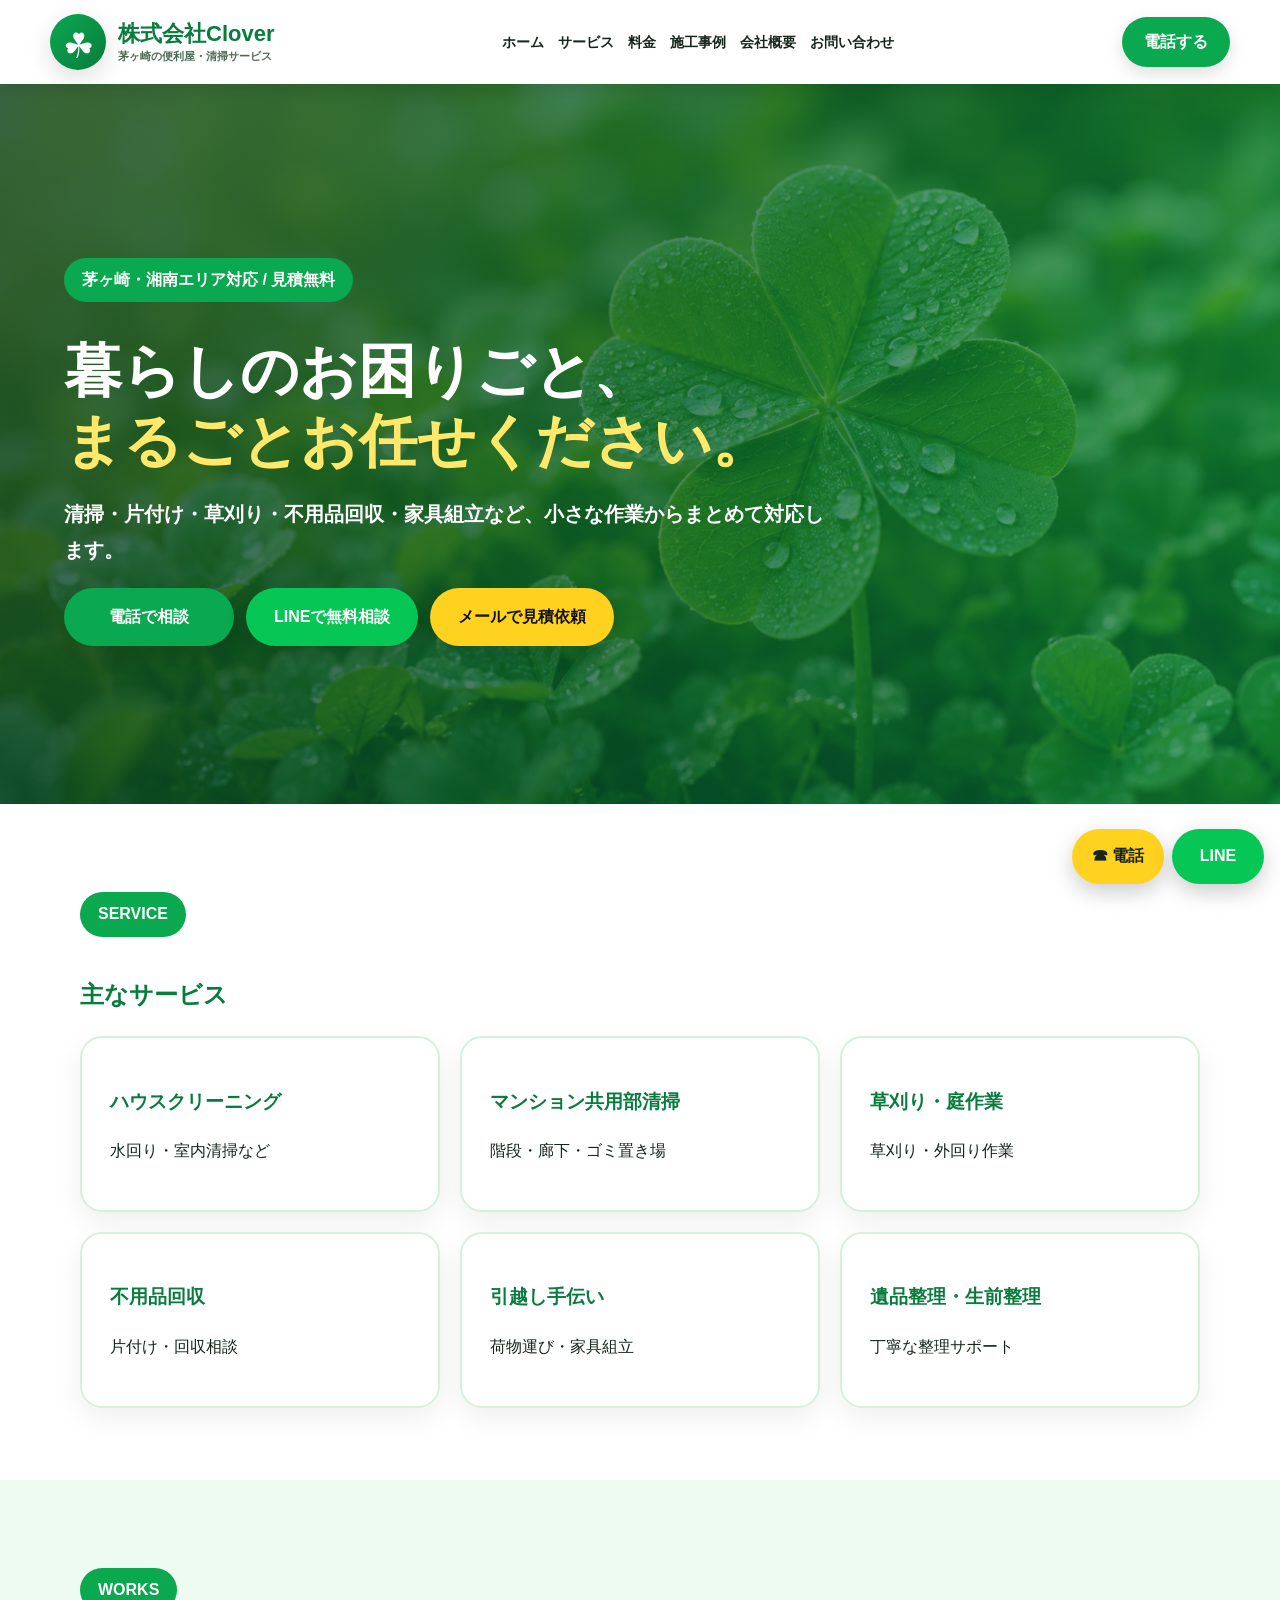
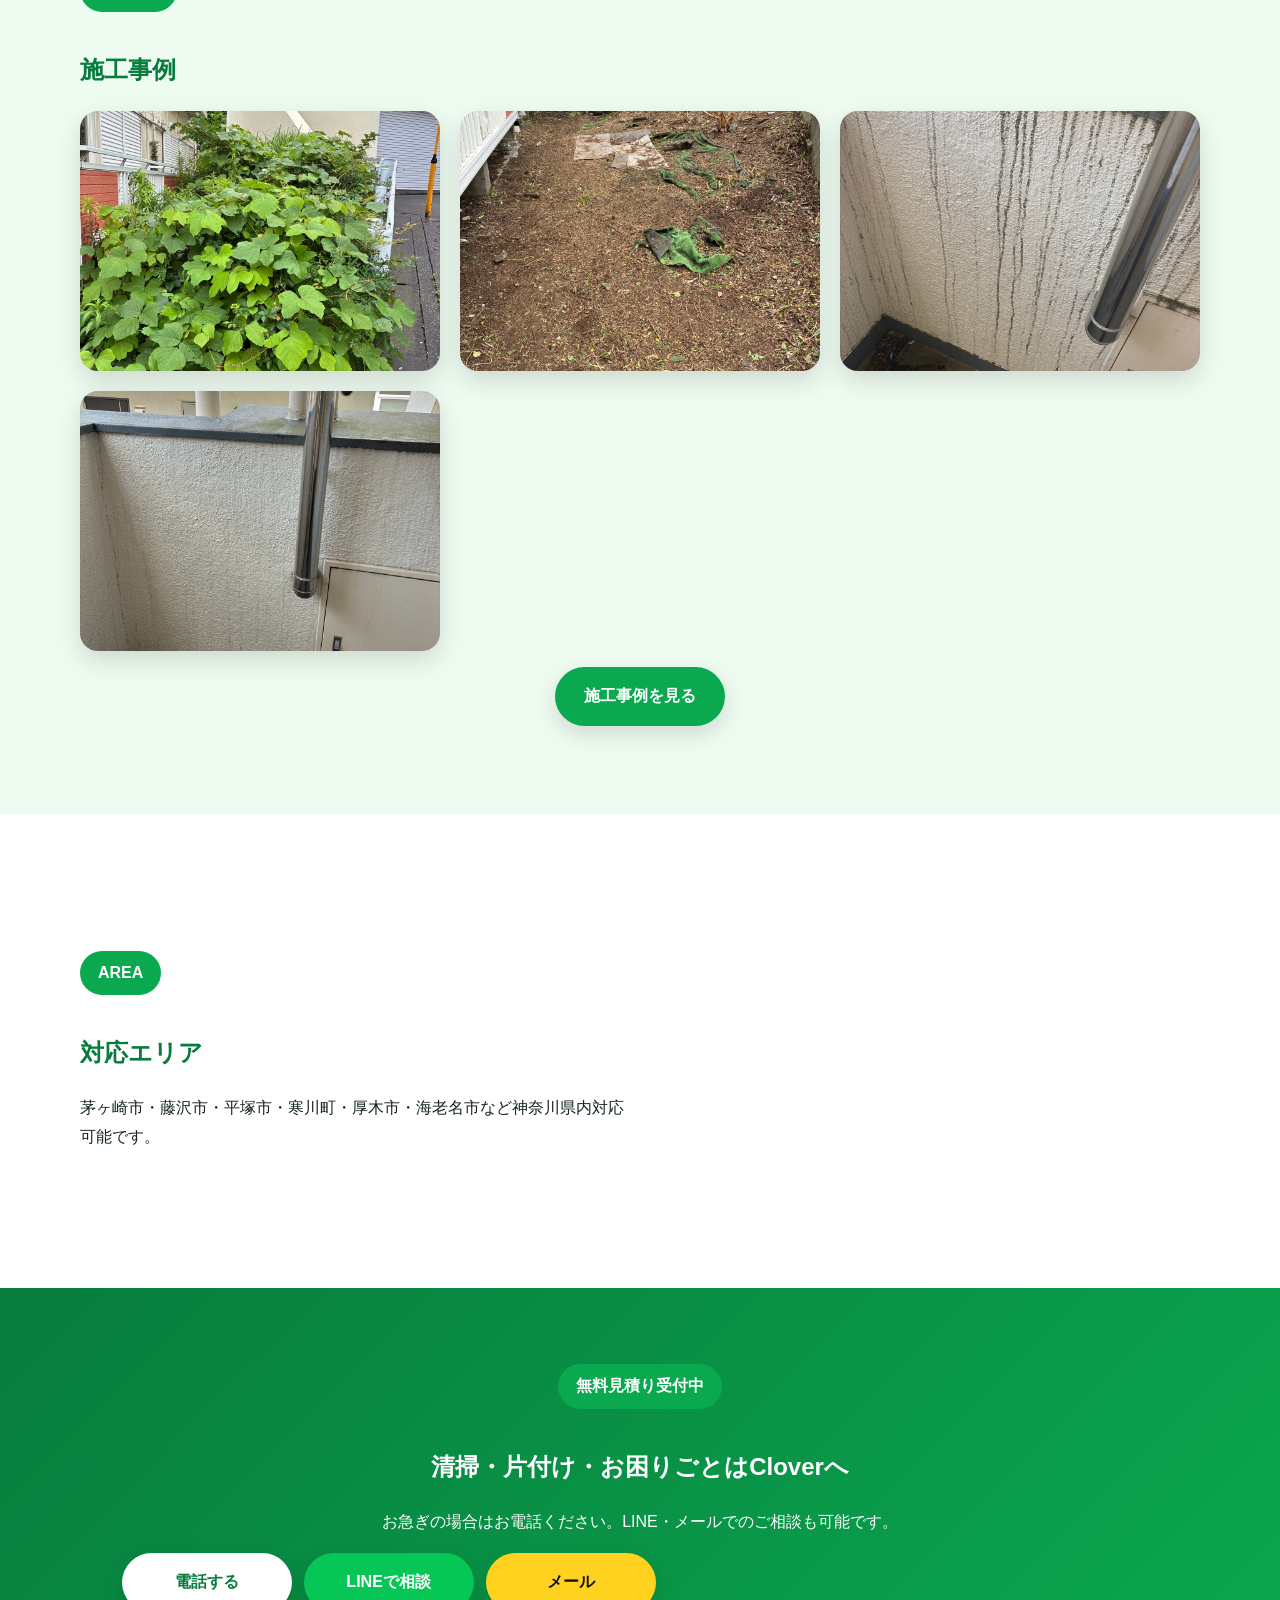
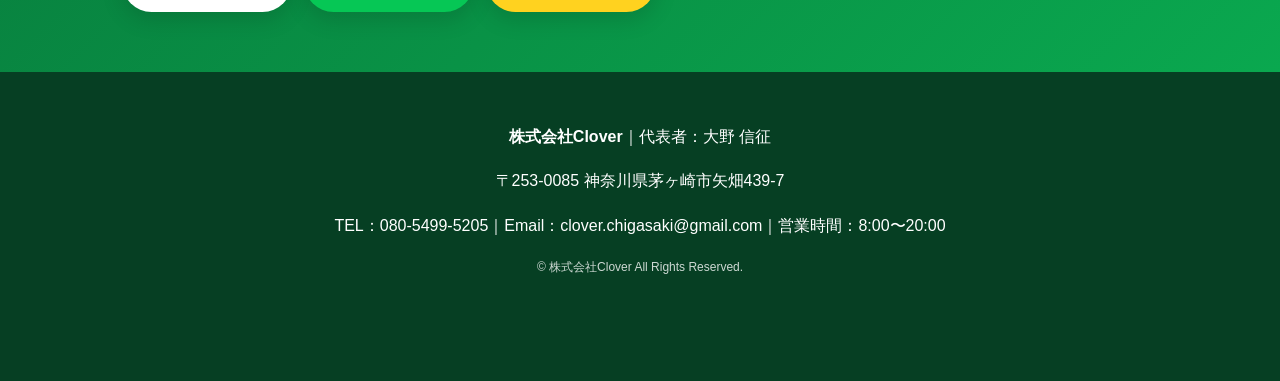
<file: index.html>
<!doctype html><html lang="ja"><head><!-- Google tag (gtag.js) -->
<script async src="https://www.googletagmanager.com/gtag/js?id=G-G0DQQ5PPG5"></script>
<script>
  window.dataLayer = window.dataLayer || [];
  function gtag(){dataLayer.push(arguments);}
  gtag('js', new Date());

  gtag('config', 'G-G0DQQ5PPG5');
</script><meta charset="UTF-8"><meta name="viewport" content="width=device-width,initial-scale=1.0"><title>茅ヶ崎の便利屋・清掃サービス｜株式会社Clover</title><meta name="description" content="茅ヶ崎市・湘南エリア対応の便利屋・清掃サービス。清掃、片付け、草刈り、不用品回収など無料見積り受付中。"><link rel="stylesheet" href="style.css?v=complete-20260707"></head><body><header class="site-header"><div class="head"><a class="brand" href="index.html"><span class="logo-icon">☘</span><span class="brand-name">株式会社Clover<small>茅ヶ崎の便利屋・清掃サービス</small></span></a><nav class="nav"><a href="index.html">ホーム</a><a href="service.html">サービス</a><a href="price.html">料金</a><a href="works.html">施工事例</a><a href="company.html">会社概要</a><a href="contact.html">お問い合わせ</a></nav><a class="tel" href="tel:08054995205">電話する</a></div></header><main><section class="hero"><div class="hero-content"><p class="area-pill">茅ヶ崎・湘南エリア対応 / 見積無料</p><h1>暮らしのお困りごと、<br><span>まるごとお任せください。</span></h1><p class="lead">清掃・片付け・草刈り・不用品回収・家具組立など、小さな作業からまとめて対応します。</p><div class="btn-row"><a class="btn btn-green" href="tel:08054995205">電話で相談</a><a class="btn btn-line" href="https://lin.ee/Qf1n48V" target="_blank" rel="noopener">LINEで無料相談</a><a class="btn btn-yellow" href="mailto:clover.chigasaki@gmail.com?subject=無料見積もり依頼">メールで見積依頼</a></div></div></section><section class="section"><div class="container"><p class="section-label">SERVICE</p><h2>主なサービス</h2><div class="cards"><a class="card" href="service.html#cleaning"><h3>ハウスクリーニング</h3><p>水回り・室内清掃など</p></a><a class="card" href="service.html#apartment"><h3>マンション共用部清掃</h3><p>階段・廊下・ゴミ置き場</p></a><a class="card" href="service.html#garden"><h3>草刈り・庭作業</h3><p>草刈り・外回り作業</p></a><a class="card" href="service.html#junk"><h3>不用品回収</h3><p>片付け・回収相談</p></a><a class="card" href="service.html#moving"><h3>引越し手伝い</h3><p>荷物運び・家具組立</p></a><a class="card" href="service.html#organize"><h3>遺品整理・生前整理</h3><p>丁寧な整理サポート</p></a></div></div></section><section class="section soft"><div class="container"><p class="section-label">WORKS</p><h2>施工事例</h2><div class="gallery"><img src="images/garden-before.jpeg" onerror="this.src='images/placeholder.jpeg'" alt="草刈り作業前"><img src="images/garden-after.jpeg" onerror="this.src='images/placeholder.jpeg'" alt="草刈り作業後"><img src="images/clean-before.jpeg" onerror="this.src='images/placeholder.jpeg'" alt="共用部清掃前"><img src="images/clean-after.jpeg" onerror="this.src='images/placeholder.jpeg'" alt="共用部清掃後"></div><p class="center"><a class="btn btn-green" href="works.html">施工事例を見る</a></p></div></section><section class="section"><div class="container split"><div><p class="section-label">AREA</p><h2>対応エリア</h2><p>茅ヶ崎市・藤沢市・平塚市・寒川町・厚木市・海老名市など神奈川県内対応可能です。</p></div><iframe src="https://www.google.com/maps?q=神奈川県茅ヶ崎市矢畑439-7&output=embed" loading="lazy"></iframe></div></section></main><section class="cta"><div class="container"><p class="eyebrow">無料見積り受付中</p><h2>清掃・片付け・お困りごとはCloverへ</h2><p>お急ぎの場合はお電話ください。LINE・メールでのご相談も可能です。</p><div class="btn-row"><a class="btn btn-white" href="tel:08054995205">電話する</a><a class="btn btn-line" href="https://lin.ee/Qf1n48V" target="_blank" rel="noopener">LINEで相談</a><a class="btn btn-yellow" href="mailto:clover.chigasaki@gmail.com?subject=無料見積もり依頼">メール</a></div></div></section><footer class="footer"><div class="container"><p><strong>株式会社Clover</strong>｜代表者：大野 信征</p><p>〒253-0085 神奈川県茅ヶ崎市矢畑439-7</p><p>TEL：080-5499-5205｜Email：clover.chigasaki@gmail.com｜営業時間：8:00〜20:00</p><p class="copy">© 株式会社Clover All Rights Reserved.</p></div></footer><div class="fixed"><a href="tel:08054995205">☎ 電話</a><a class="line" href="https://lin.ee/Qf1n48V" target="_blank" rel="noopener">LINE</a></div></body></html>
</file>
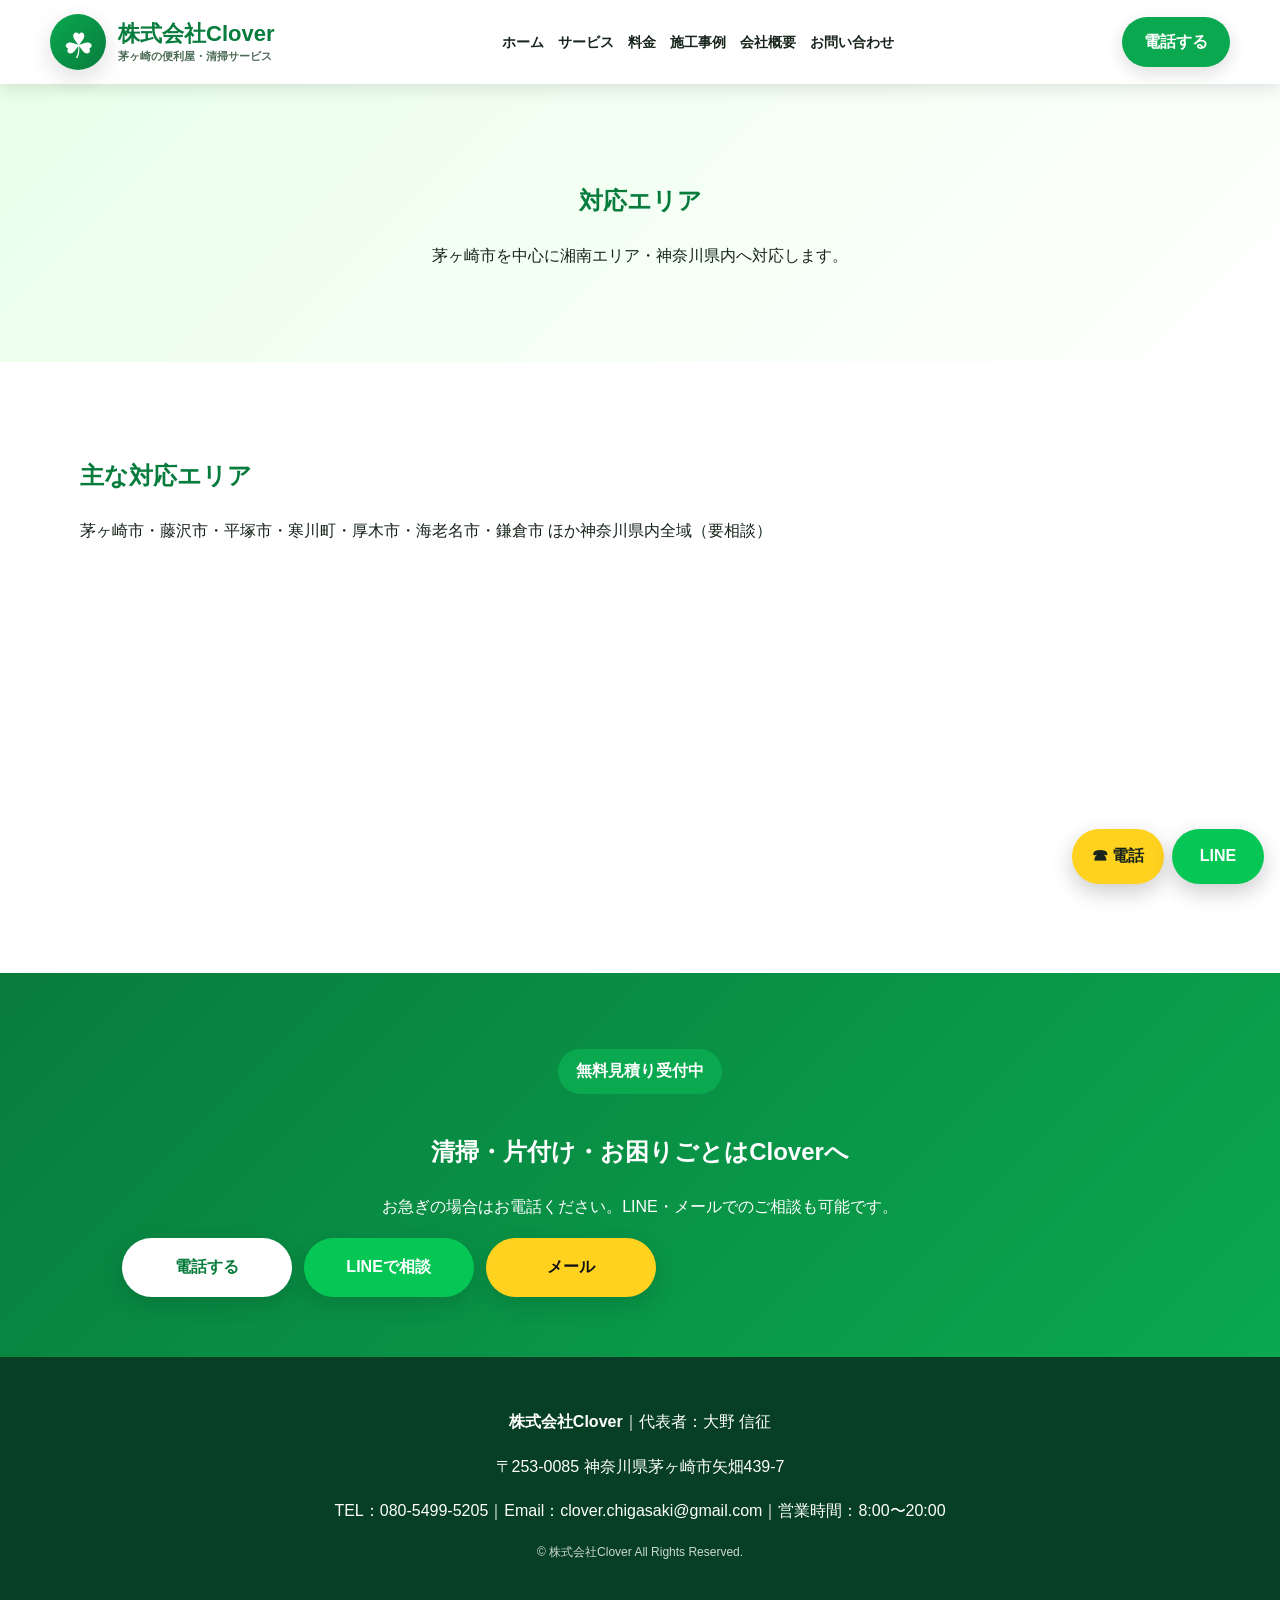
<file: area.html>
<!doctype html><html lang="ja"><head><meta charset="UTF-8"><meta name="viewport" content="width=device-width,initial-scale=1.0"><title>対応エリア｜株式会社Clover</title><meta name="description" content="株式会社Cloverの対応エリア。"><link rel="stylesheet" href="style.css?v=complete-20260707"></head><body><header class="site-header"><div class="head"><a class="brand" href="index.html"><span class="logo-icon">☘</span><span class="brand-name">株式会社Clover<small>茅ヶ崎の便利屋・清掃サービス</small></span></a><nav class="nav"><a href="index.html">ホーム</a><a href="service.html">サービス</a><a href="price.html">料金</a><a href="works.html">施工事例</a><a href="company.html">会社概要</a><a href="contact.html">お問い合わせ</a></nav><a class="tel" href="tel:08054995205">電話する</a></div></header><main><section class="page-hero"><h1>対応エリア</h1><p>茅ヶ崎市を中心に湘南エリア・神奈川県内へ対応します。</p></section><section class="section"><div class="container"><h2>主な対応エリア</h2><p>茅ヶ崎市・藤沢市・平塚市・寒川町・厚木市・海老名市・鎌倉市 ほか神奈川県内全域（要相談）</p><iframe src="https://www.google.com/maps?q=神奈川県茅ヶ崎市矢畑439-7&output=embed" loading="lazy"></iframe></div></section></main><section class="cta"><div class="container"><p class="eyebrow">無料見積り受付中</p><h2>清掃・片付け・お困りごとはCloverへ</h2><p>お急ぎの場合はお電話ください。LINE・メールでのご相談も可能です。</p><div class="btn-row"><a class="btn btn-white" href="tel:08054995205">電話する</a><a class="btn btn-line" href="https://lin.ee/Qf1n48V" target="_blank" rel="noopener">LINEで相談</a><a class="btn btn-yellow" href="mailto:clover.chigasaki@gmail.com?subject=無料見積もり依頼">メール</a></div></div></section><footer class="footer"><div class="container"><p><strong>株式会社Clover</strong>｜代表者：大野 信征</p><p>〒253-0085 神奈川県茅ヶ崎市矢畑439-7</p><p>TEL：080-5499-5205｜Email：clover.chigasaki@gmail.com｜営業時間：8:00〜20:00</p><p class="copy">© 株式会社Clover All Rights Reserved.</p></div></footer><div class="fixed"><a href="tel:08054995205">☎ 電話</a><a class="line" href="https://lin.ee/Qf1n48V" target="_blank" rel="noopener">LINE</a></div></body></html>
</file>
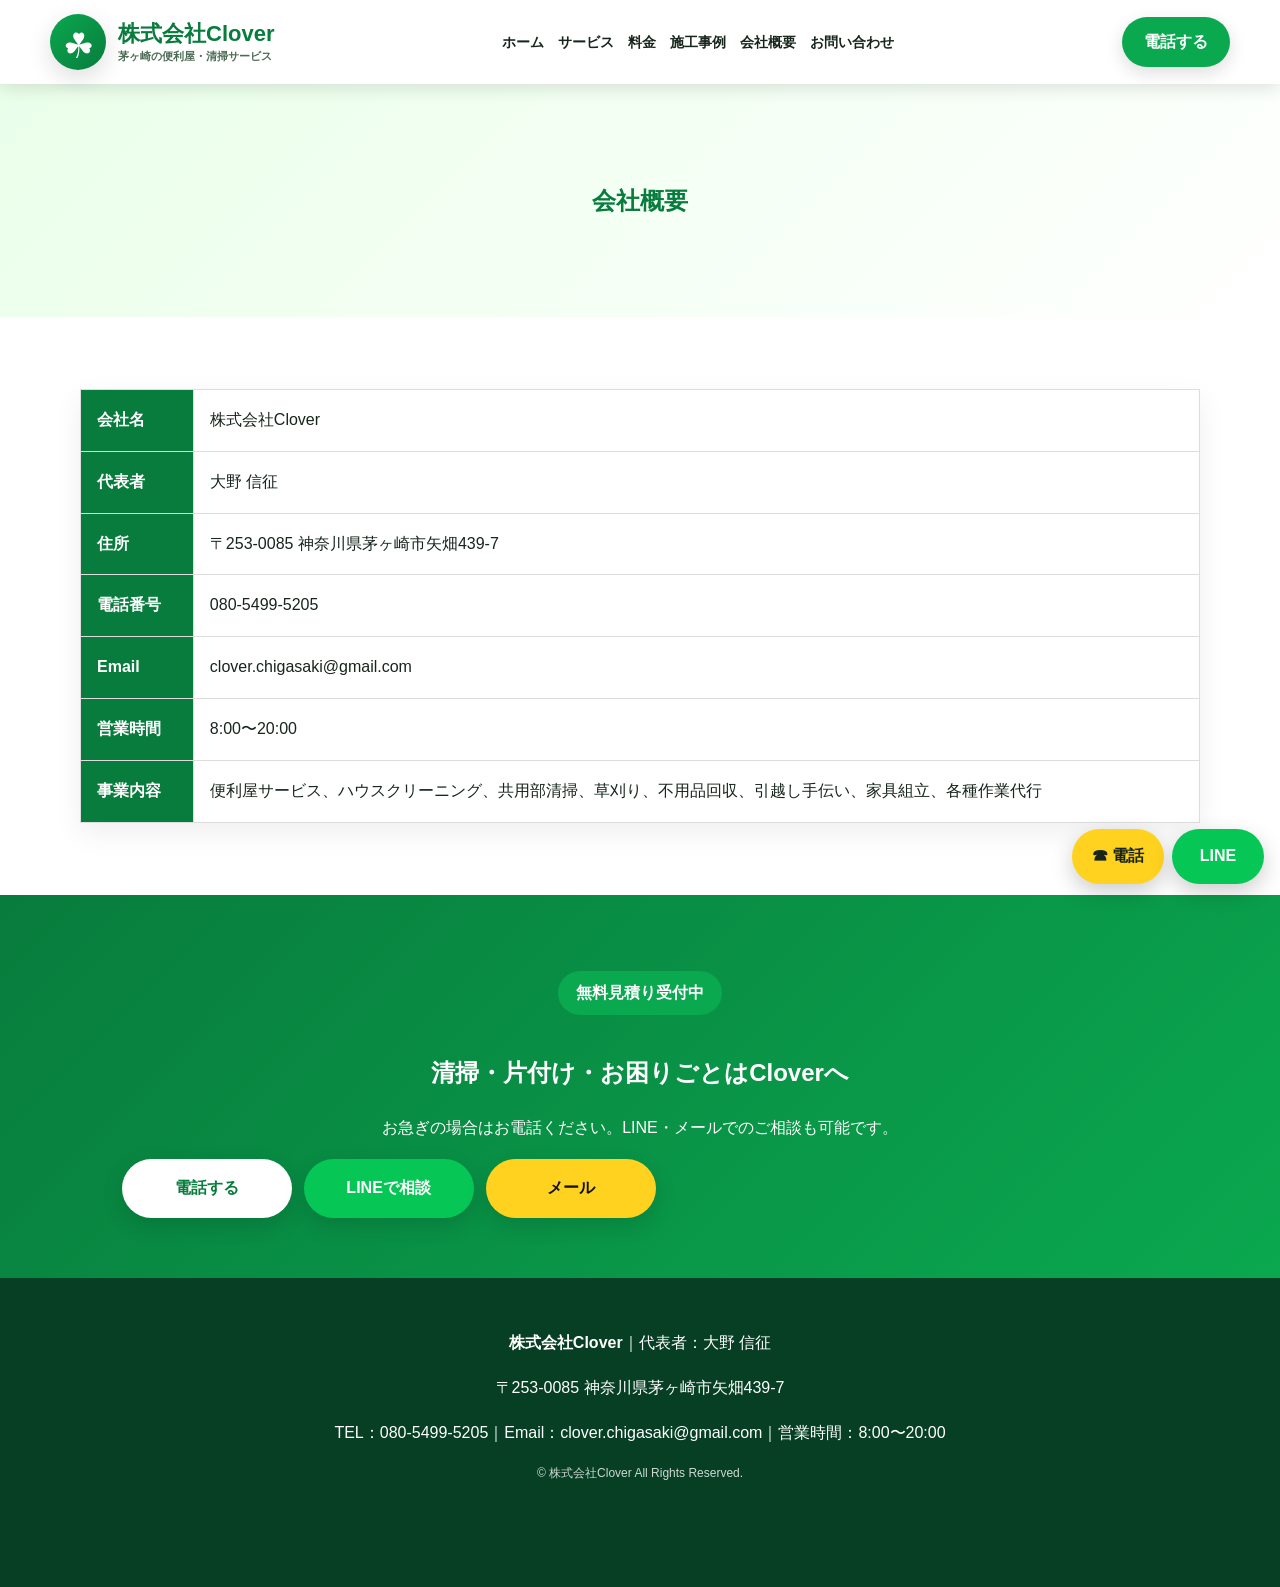
<file: company.html>
<!doctype html><html lang="ja"><head><meta charset="UTF-8"><meta name="viewport" content="width=device-width,initial-scale=1.0"><title>会社概要｜株式会社Clover</title><meta name="description" content="株式会社Cloverの会社概要。"><link rel="stylesheet" href="style.css?v=complete-20260707"></head><body><header class="site-header"><div class="head"><a class="brand" href="index.html"><span class="logo-icon">☘</span><span class="brand-name">株式会社Clover<small>茅ヶ崎の便利屋・清掃サービス</small></span></a><nav class="nav"><a href="index.html">ホーム</a><a href="service.html">サービス</a><a href="price.html">料金</a><a href="works.html">施工事例</a><a href="company.html">会社概要</a><a href="contact.html">お問い合わせ</a></nav><a class="tel" href="tel:08054995205">電話する</a></div></header><main><section class="page-hero"><h1>会社概要</h1></section><section class="section"><div class="container"><table><tr><th>会社名</th><td>株式会社Clover</td></tr><tr><th>代表者</th><td>大野 信征</td></tr><tr><th>住所</th><td>〒253-0085 神奈川県茅ヶ崎市矢畑439-7</td></tr><tr><th>電話番号</th><td>080-5499-5205</td></tr><tr><th>Email</th><td>clover.chigasaki@gmail.com</td></tr><tr><th>営業時間</th><td>8:00〜20:00</td></tr><tr><th>事業内容</th><td>便利屋サービス、ハウスクリーニング、共用部清掃、草刈り、不用品回収、引越し手伝い、家具組立、各種作業代行</td></tr></table></div></section></main><section class="cta"><div class="container"><p class="eyebrow">無料見積り受付中</p><h2>清掃・片付け・お困りごとはCloverへ</h2><p>お急ぎの場合はお電話ください。LINE・メールでのご相談も可能です。</p><div class="btn-row"><a class="btn btn-white" href="tel:08054995205">電話する</a><a class="btn btn-line" href="https://lin.ee/Qf1n48V" target="_blank" rel="noopener">LINEで相談</a><a class="btn btn-yellow" href="mailto:clover.chigasaki@gmail.com?subject=無料見積もり依頼">メール</a></div></div></section><footer class="footer"><div class="container"><p><strong>株式会社Clover</strong>｜代表者：大野 信征</p><p>〒253-0085 神奈川県茅ヶ崎市矢畑439-7</p><p>TEL：080-5499-5205｜Email：clover.chigasaki@gmail.com｜営業時間：8:00〜20:00</p><p class="copy">© 株式会社Clover All Rights Reserved.</p></div></footer><div class="fixed"><a href="tel:08054995205">☎ 電話</a><a class="line" href="https://lin.ee/Qf1n48V" target="_blank" rel="noopener">LINE</a></div></body></html>
</file>
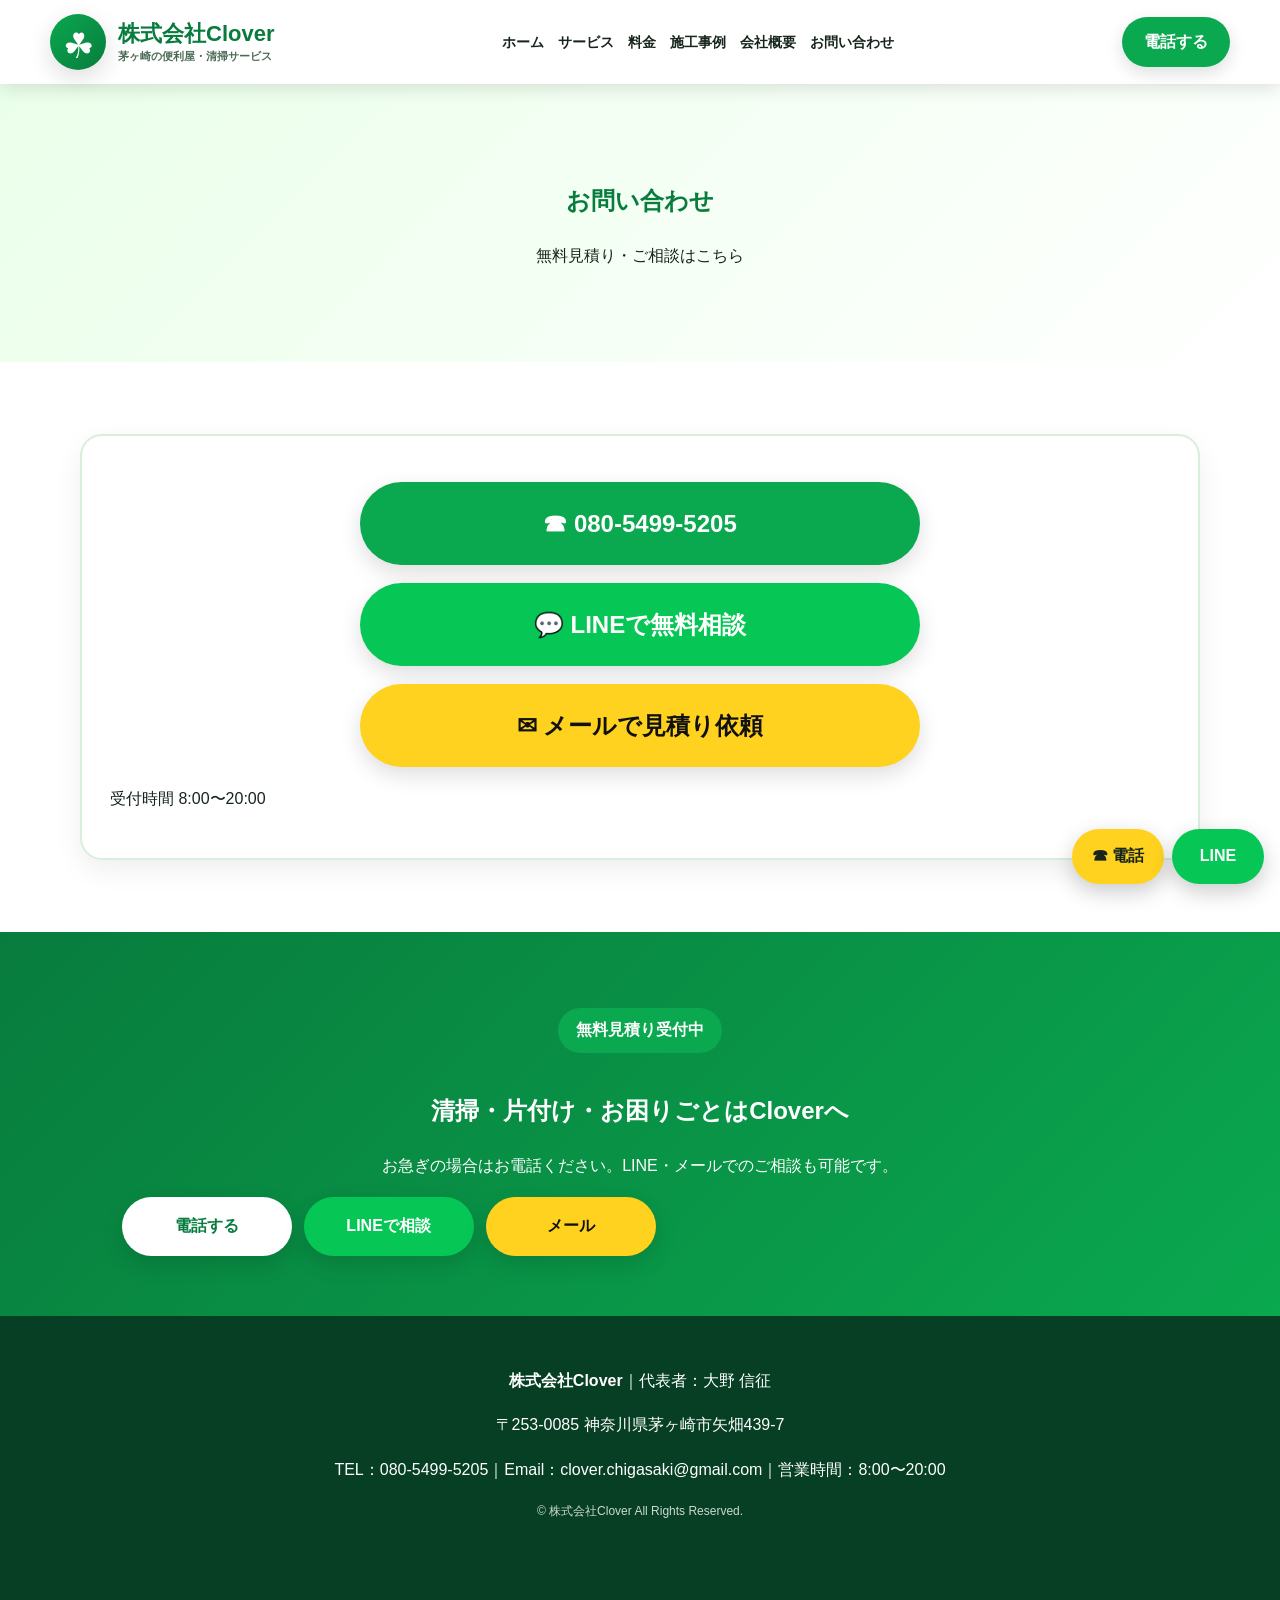
<file: contact.html>
<!doctype html><html lang="ja"><head><meta charset="UTF-8"><meta name="viewport" content="width=device-width,initial-scale=1.0"><title>お問い合わせ｜株式会社Clover</title><meta name="description" content="株式会社Cloverへの無料見積り・ご相談。"><link rel="stylesheet" href="style.css?v=complete-20260707"></head><body><header class="site-header"><div class="head"><a class="brand" href="index.html"><span class="logo-icon">☘</span><span class="brand-name">株式会社Clover<small>茅ヶ崎の便利屋・清掃サービス</small></span></a><nav class="nav"><a href="index.html">ホーム</a><a href="service.html">サービス</a><a href="price.html">料金</a><a href="works.html">施工事例</a><a href="company.html">会社概要</a><a href="contact.html">お問い合わせ</a></nav><a class="tel" href="tel:08054995205">電話する</a></div></header><main><section class="page-hero"><h1>お問い合わせ</h1><p>無料見積り・ご相談はこちら</p></section><section class="section"><div class="container contact-box"><a class="big-btn" href="tel:08054995205">☎ 080-5499-5205</a><a class="big-btn line" href="https://lin.ee/Qf1n48V" target="_blank" rel="noopener">💬 LINEで無料相談</a><a class="big-btn mail" href="mailto:clover.chigasaki@gmail.com?subject=無料見積もり依頼&body=お名前：%0D%0Aご住所：%0D%0Aご依頼内容：%0D%0A希望日時：">✉ メールで見積り依頼</a><p>受付時間 8:00〜20:00</p></div></section></main><section class="cta"><div class="container"><p class="eyebrow">無料見積り受付中</p><h2>清掃・片付け・お困りごとはCloverへ</h2><p>お急ぎの場合はお電話ください。LINE・メールでのご相談も可能です。</p><div class="btn-row"><a class="btn btn-white" href="tel:08054995205">電話する</a><a class="btn btn-line" href="https://lin.ee/Qf1n48V" target="_blank" rel="noopener">LINEで相談</a><a class="btn btn-yellow" href="mailto:clover.chigasaki@gmail.com?subject=無料見積もり依頼">メール</a></div></div></section><footer class="footer"><div class="container"><p><strong>株式会社Clover</strong>｜代表者：大野 信征</p><p>〒253-0085 神奈川県茅ヶ崎市矢畑439-7</p><p>TEL：080-5499-5205｜Email：clover.chigasaki@gmail.com｜営業時間：8:00〜20:00</p><p class="copy">© 株式会社Clover All Rights Reserved.</p></div></footer><div class="fixed"><a href="tel:08054995205">☎ 電話</a><a class="line" href="https://lin.ee/Qf1n48V" target="_blank" rel="noopener">LINE</a></div></body></html>
</file>
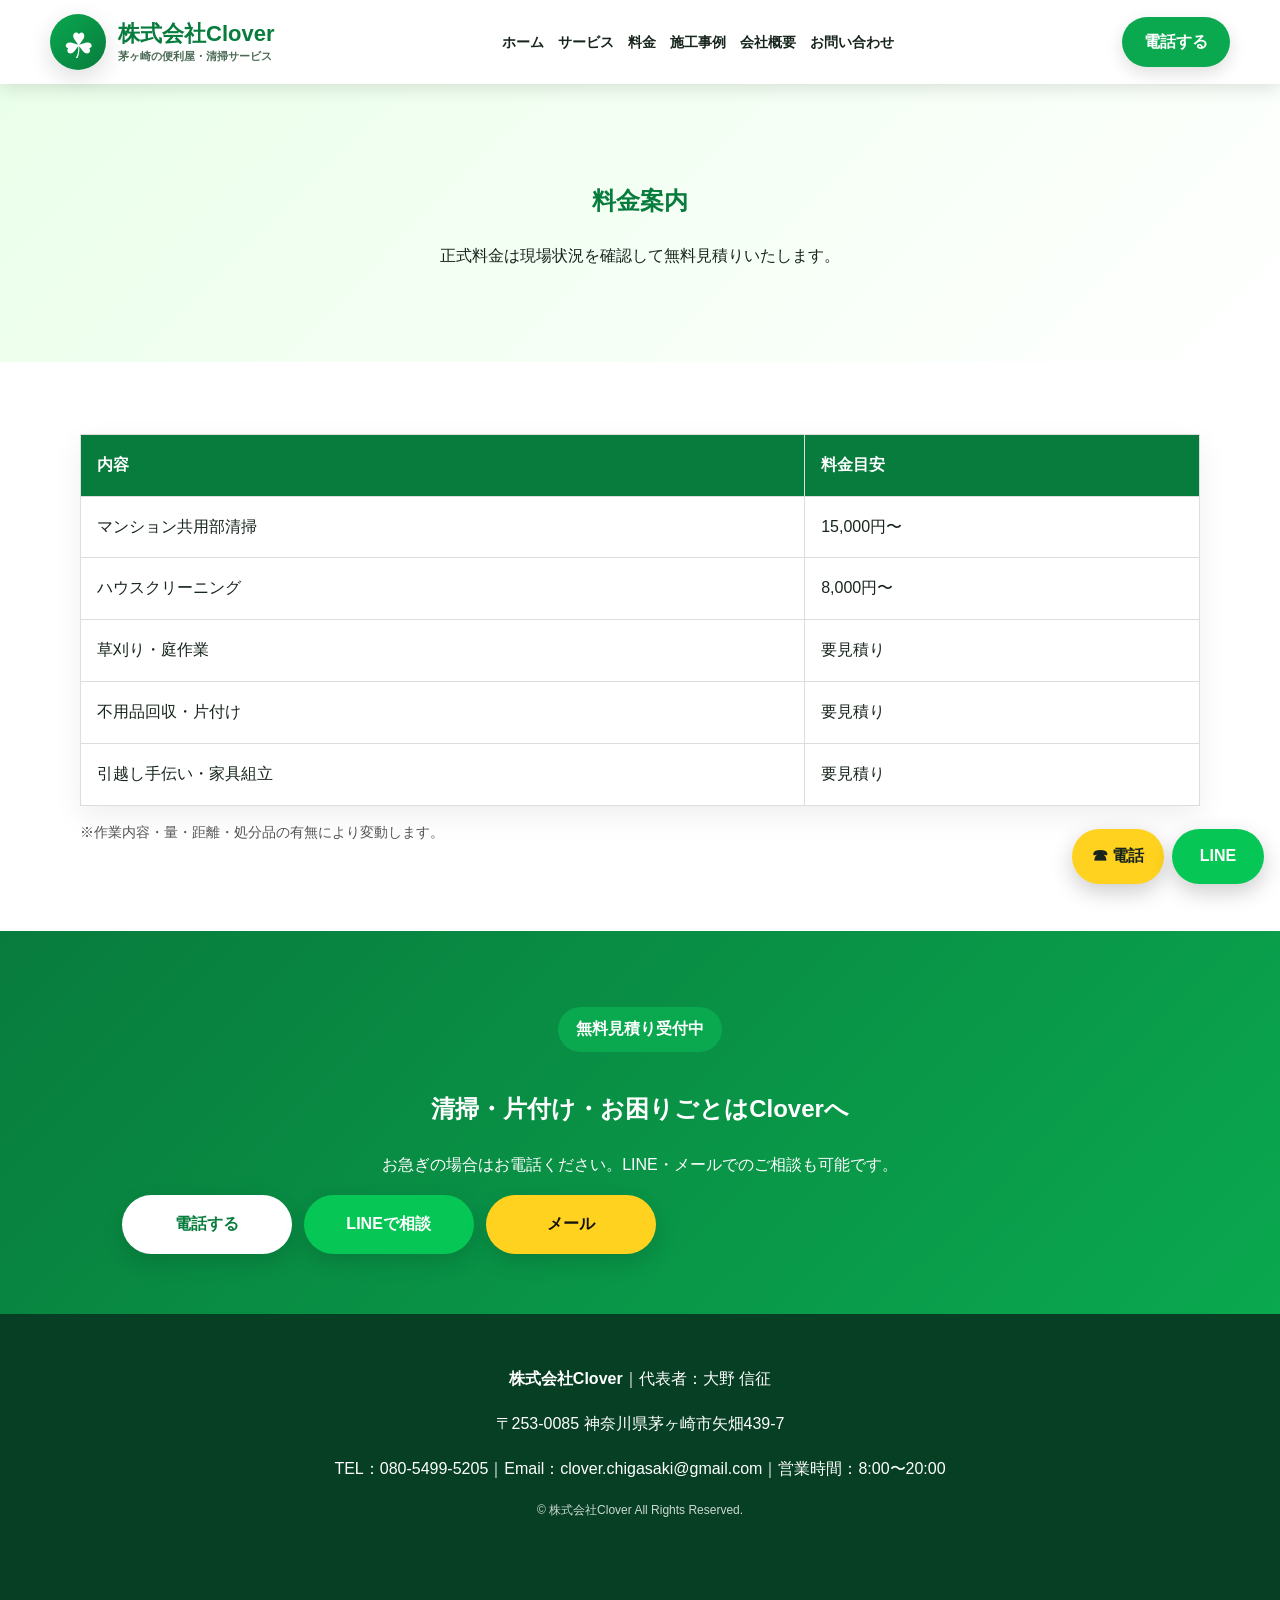
<file: price.html>
<!doctype html><html lang="ja"><head><meta charset="UTF-8"><meta name="viewport" content="width=device-width,initial-scale=1.0"><title>料金案内｜株式会社Clover</title><meta name="description" content="株式会社Cloverの料金目安。"><link rel="stylesheet" href="style.css?v=complete-20260707"></head><body><header class="site-header"><div class="head"><a class="brand" href="index.html"><span class="logo-icon">☘</span><span class="brand-name">株式会社Clover<small>茅ヶ崎の便利屋・清掃サービス</small></span></a><nav class="nav"><a href="index.html">ホーム</a><a href="service.html">サービス</a><a href="price.html">料金</a><a href="works.html">施工事例</a><a href="company.html">会社概要</a><a href="contact.html">お問い合わせ</a></nav><a class="tel" href="tel:08054995205">電話する</a></div></header><main><section class="page-hero"><h1>料金案内</h1><p>正式料金は現場状況を確認して無料見積りいたします。</p></section><section class="section"><div class="container"><table><tr><th>内容</th><th>料金目安</th></tr><tr><td>マンション共用部清掃</td><td>15,000円〜</td></tr><tr><td>ハウスクリーニング</td><td>8,000円〜</td></tr><tr><td>草刈り・庭作業</td><td>要見積り</td></tr><tr><td>不用品回収・片付け</td><td>要見積り</td></tr><tr><td>引越し手伝い・家具組立</td><td>要見積り</td></tr></table><p class="note">※作業内容・量・距離・処分品の有無により変動します。</p></div></section></main><section class="cta"><div class="container"><p class="eyebrow">無料見積り受付中</p><h2>清掃・片付け・お困りごとはCloverへ</h2><p>お急ぎの場合はお電話ください。LINE・メールでのご相談も可能です。</p><div class="btn-row"><a class="btn btn-white" href="tel:08054995205">電話する</a><a class="btn btn-line" href="https://lin.ee/Qf1n48V" target="_blank" rel="noopener">LINEで相談</a><a class="btn btn-yellow" href="mailto:clover.chigasaki@gmail.com?subject=無料見積もり依頼">メール</a></div></div></section><footer class="footer"><div class="container"><p><strong>株式会社Clover</strong>｜代表者：大野 信征</p><p>〒253-0085 神奈川県茅ヶ崎市矢畑439-7</p><p>TEL：080-5499-5205｜Email：clover.chigasaki@gmail.com｜営業時間：8:00〜20:00</p><p class="copy">© 株式会社Clover All Rights Reserved.</p></div></footer><div class="fixed"><a href="tel:08054995205">☎ 電話</a><a class="line" href="https://lin.ee/Qf1n48V" target="_blank" rel="noopener">LINE</a></div></body></html>
</file>
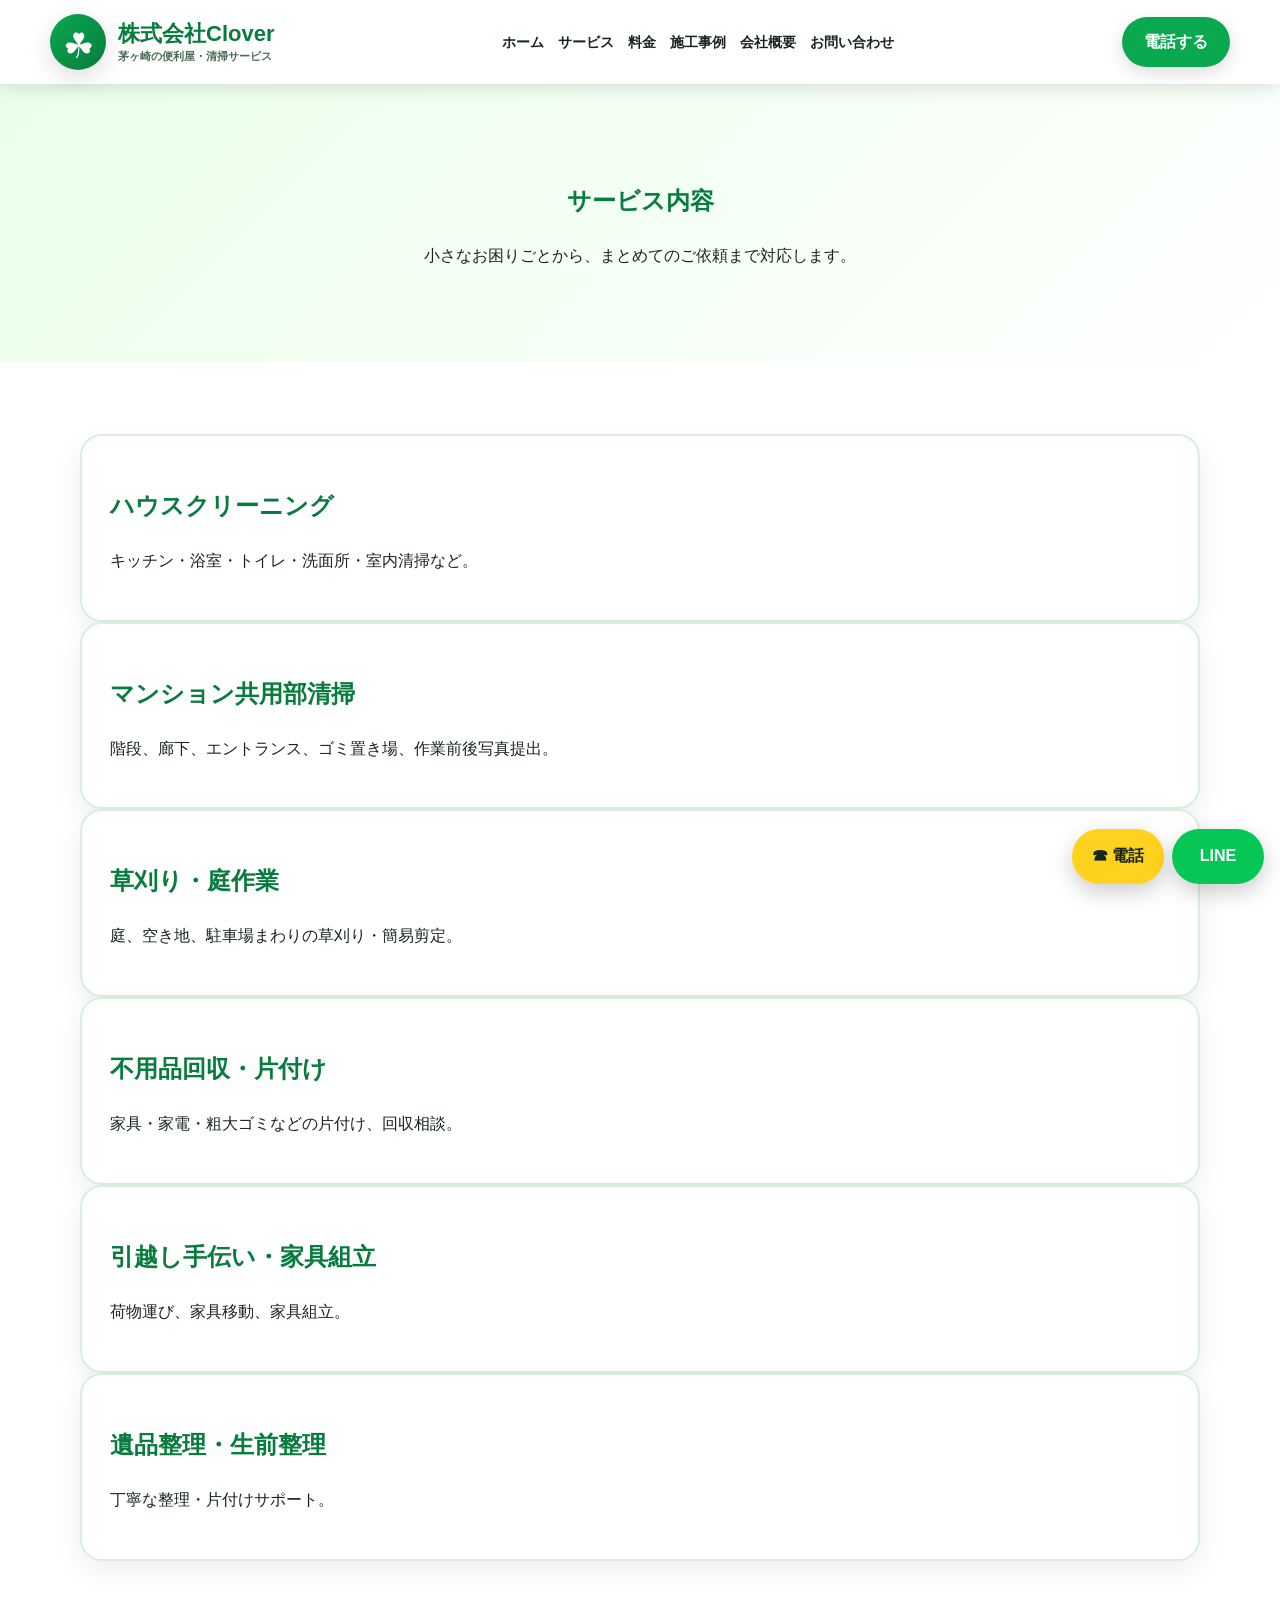
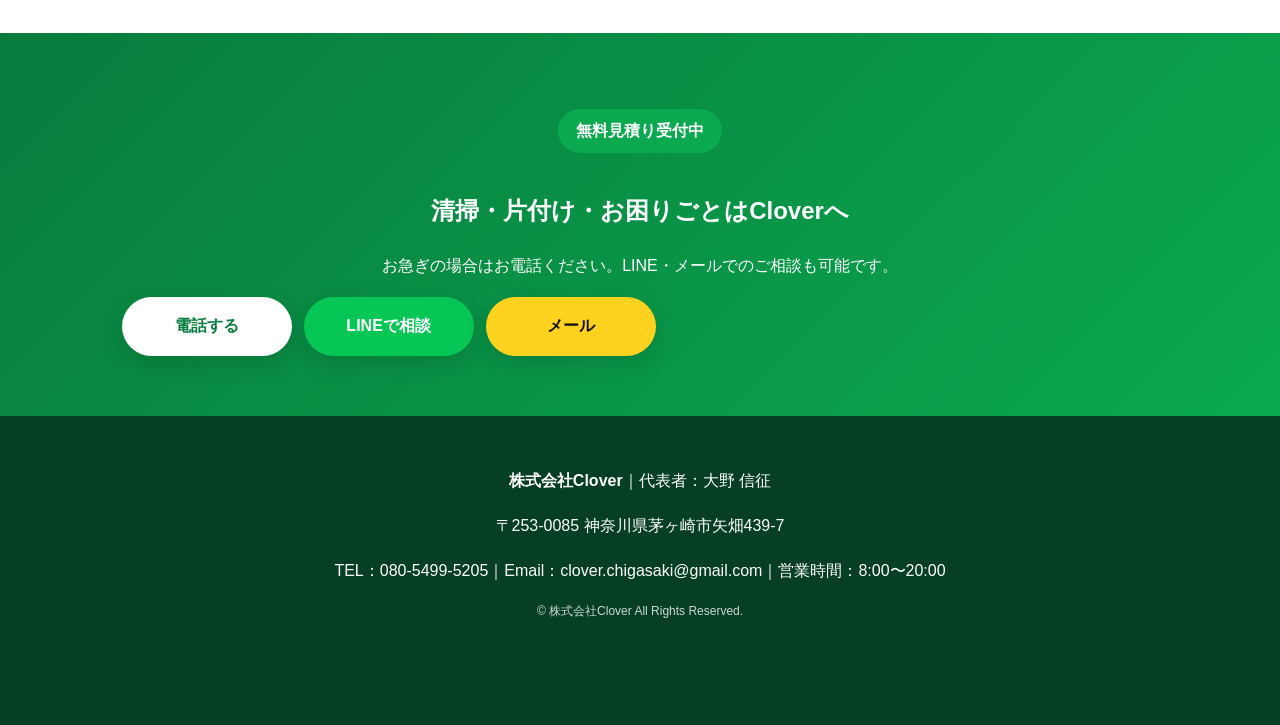
<file: service.html>
<!doctype html><html lang="ja"><head><meta charset="UTF-8"><meta name="viewport" content="width=device-width,initial-scale=1.0"><title>サービス内容｜株式会社Clover</title><meta name="description" content="株式会社Cloverのサービス内容。"><link rel="stylesheet" href="style.css?v=complete-20260707"></head><body><header class="site-header"><div class="head"><a class="brand" href="index.html"><span class="logo-icon">☘</span><span class="brand-name">株式会社Clover<small>茅ヶ崎の便利屋・清掃サービス</small></span></a><nav class="nav"><a href="index.html">ホーム</a><a href="service.html">サービス</a><a href="price.html">料金</a><a href="works.html">施工事例</a><a href="company.html">会社概要</a><a href="contact.html">お問い合わせ</a></nav><a class="tel" href="tel:08054995205">電話する</a></div></header><main><section class="page-hero"><h1>サービス内容</h1><p>小さなお困りごとから、まとめてのご依頼まで対応します。</p></section><section class="section"><div class="container service-list"><div id="cleaning"><h2>ハウスクリーニング</h2><p>キッチン・浴室・トイレ・洗面所・室内清掃など。</p></div><div id="apartment"><h2>マンション共用部清掃</h2><p>階段、廊下、エントランス、ゴミ置き場、作業前後写真提出。</p></div><div id="garden"><h2>草刈り・庭作業</h2><p>庭、空き地、駐車場まわりの草刈り・簡易剪定。</p></div><div id="junk"><h2>不用品回収・片付け</h2><p>家具・家電・粗大ゴミなどの片付け、回収相談。</p></div><div id="moving"><h2>引越し手伝い・家具組立</h2><p>荷物運び、家具移動、家具組立。</p></div><div id="organize"><h2>遺品整理・生前整理</h2><p>丁寧な整理・片付けサポート。</p></div></div></section></main><section class="cta"><div class="container"><p class="eyebrow">無料見積り受付中</p><h2>清掃・片付け・お困りごとはCloverへ</h2><p>お急ぎの場合はお電話ください。LINE・メールでのご相談も可能です。</p><div class="btn-row"><a class="btn btn-white" href="tel:08054995205">電話する</a><a class="btn btn-line" href="https://lin.ee/Qf1n48V" target="_blank" rel="noopener">LINEで相談</a><a class="btn btn-yellow" href="mailto:clover.chigasaki@gmail.com?subject=無料見積もり依頼">メール</a></div></div></section><footer class="footer"><div class="container"><p><strong>株式会社Clover</strong>｜代表者：大野 信征</p><p>〒253-0085 神奈川県茅ヶ崎市矢畑439-7</p><p>TEL：080-5499-5205｜Email：clover.chigasaki@gmail.com｜営業時間：8:00〜20:00</p><p class="copy">© 株式会社Clover All Rights Reserved.</p></div></footer><div class="fixed"><a href="tel:08054995205">☎ 電話</a><a class="line" href="https://lin.ee/Qf1n48V" target="_blank" rel="noopener">LINE</a></div></body></html>
</file>
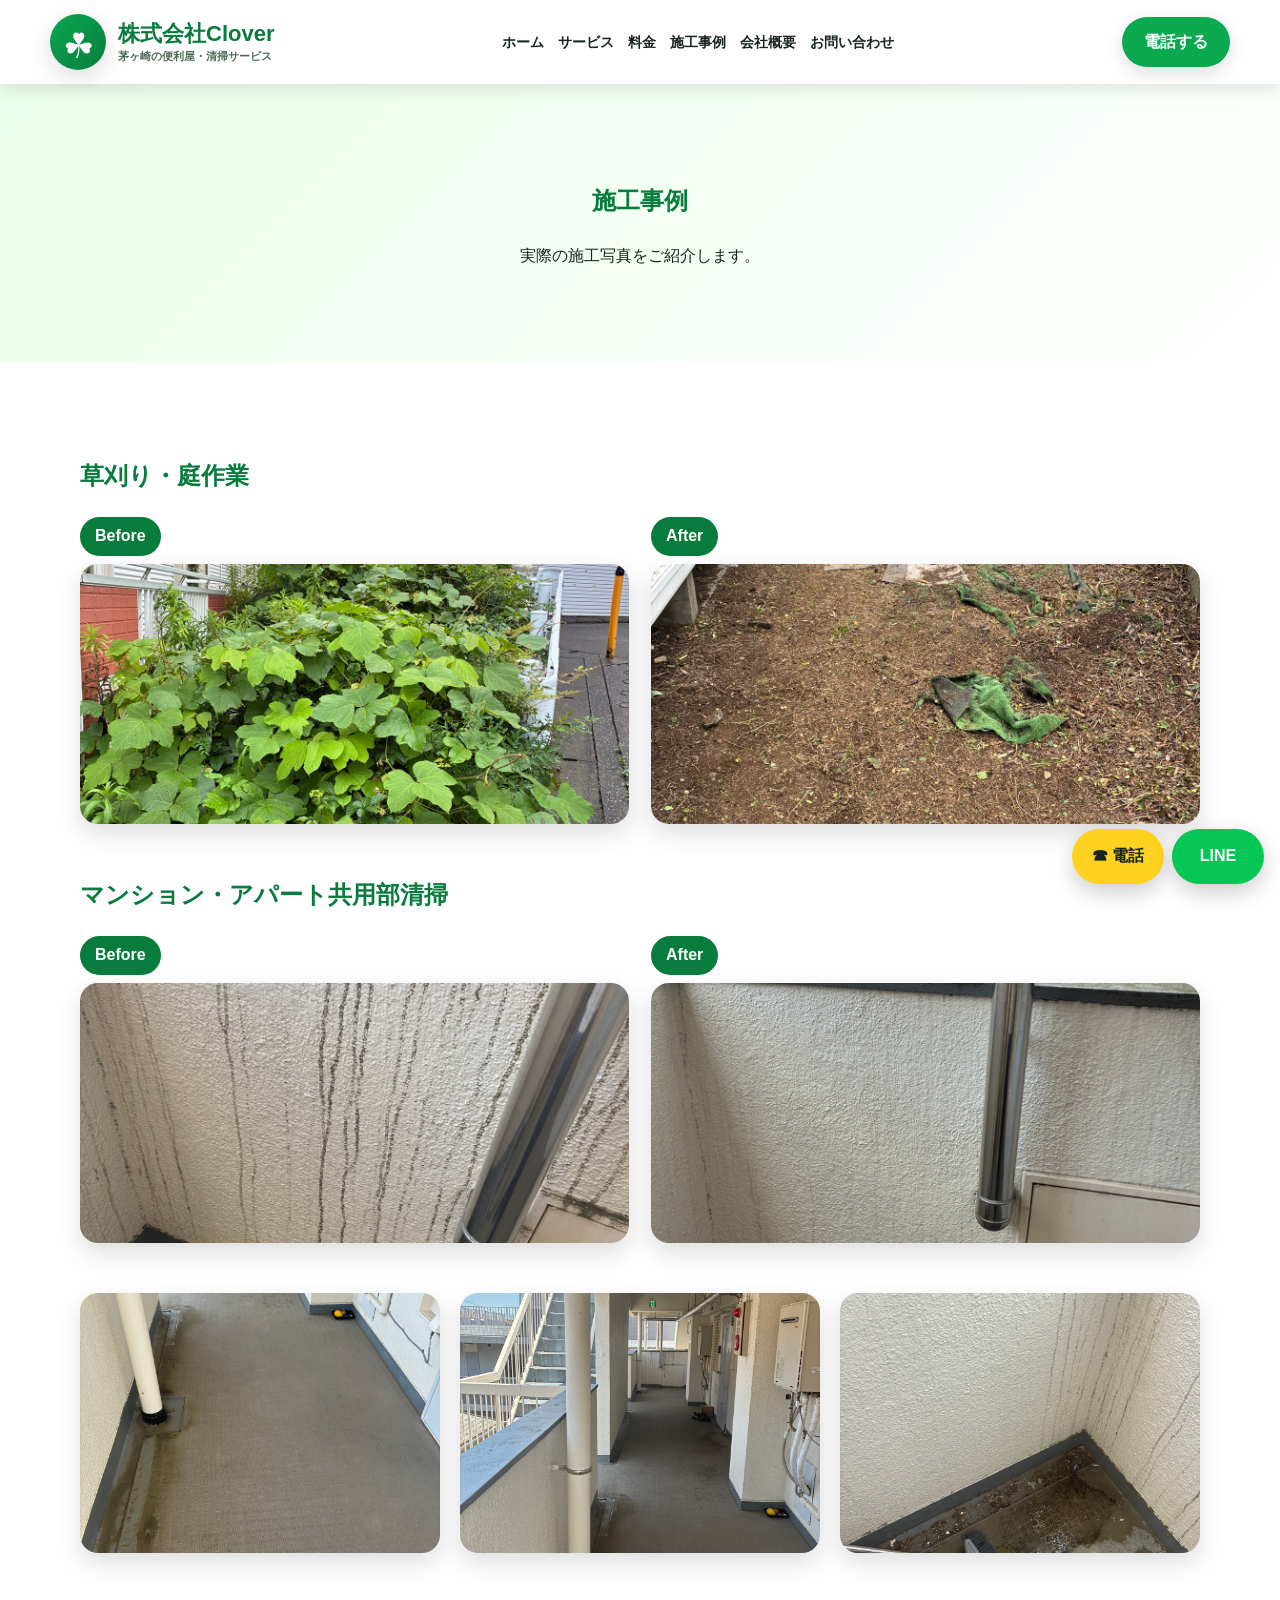
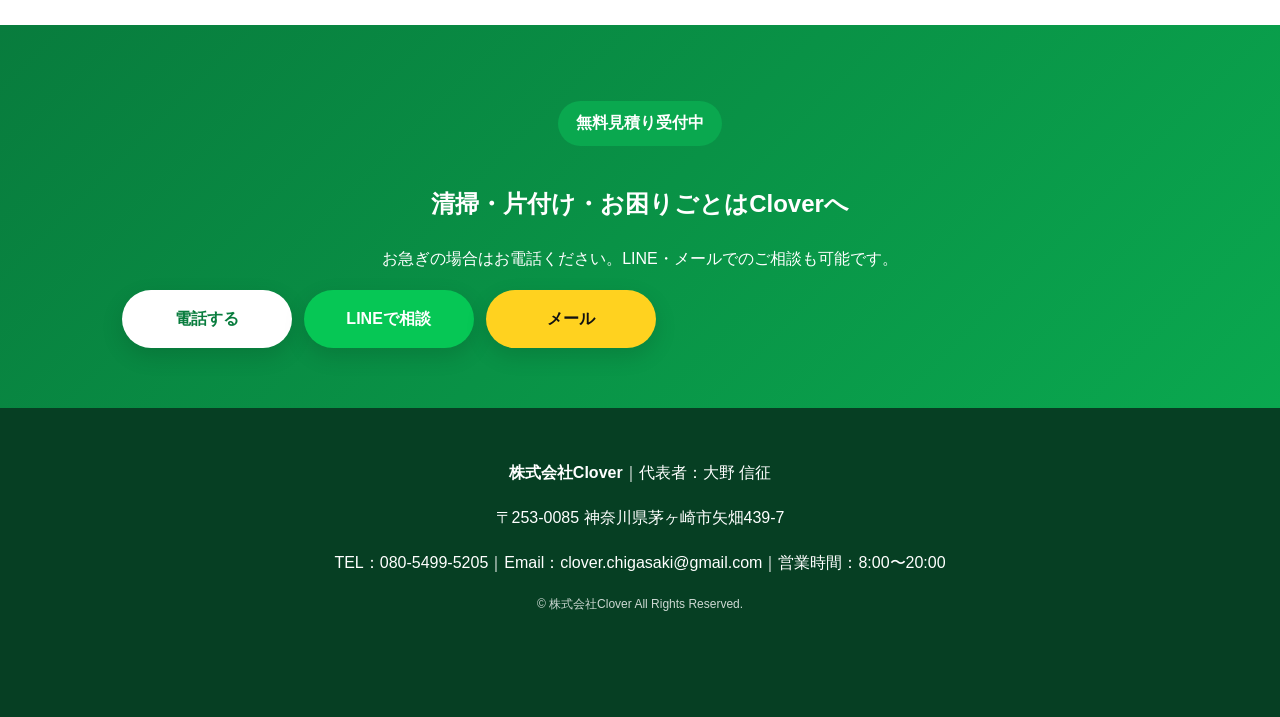
<file: works.html>
<!doctype html><html lang="ja"><head><meta charset="UTF-8"><meta name="viewport" content="width=device-width,initial-scale=1.0"><title>施工事例｜株式会社Clover</title><meta name="description" content="株式会社Cloverの施工事例。"><link rel="stylesheet" href="style.css?v=complete-20260707"></head><body><header class="site-header"><div class="head"><a class="brand" href="index.html"><span class="logo-icon">☘</span><span class="brand-name">株式会社Clover<small>茅ヶ崎の便利屋・清掃サービス</small></span></a><nav class="nav"><a href="index.html">ホーム</a><a href="service.html">サービス</a><a href="price.html">料金</a><a href="works.html">施工事例</a><a href="company.html">会社概要</a><a href="contact.html">お問い合わせ</a></nav><a class="tel" href="tel:08054995205">電話する</a></div></header><main><section class="page-hero"><h1>施工事例</h1><p>実際の施工写真をご紹介します。</p></section><section class="section"><div class="container"><h2>草刈り・庭作業</h2><div class="before"><div><b>Before</b><img src="images/garden-before.jpeg" onerror="this.src='images/placeholder.jpeg'" alt=""></div><div><b>After</b><img src="images/garden-after.jpeg" onerror="this.src='images/placeholder.jpeg'" alt=""></div></div><h2>マンション・アパート共用部清掃</h2><div class="before"><div><b>Before</b><img src="images/clean-before.jpeg" onerror="this.src='images/placeholder.jpeg'" alt=""></div><div><b>After</b><img src="images/clean-after.jpeg" onerror="this.src='images/placeholder.jpeg'" alt=""></div></div><div class="gallery"><img src="images/clean-after2.jpeg" onerror="this.src='images/placeholder.jpeg'" alt=""><img src="images/clean-after3.jpeg" onerror="this.src='images/placeholder.jpeg'" alt=""><img src="images/clean-before2.jpeg" onerror="this.src='images/placeholder.jpeg'" alt=""></div></div></section></main><section class="cta"><div class="container"><p class="eyebrow">無料見積り受付中</p><h2>清掃・片付け・お困りごとはCloverへ</h2><p>お急ぎの場合はお電話ください。LINE・メールでのご相談も可能です。</p><div class="btn-row"><a class="btn btn-white" href="tel:08054995205">電話する</a><a class="btn btn-line" href="https://lin.ee/Qf1n48V" target="_blank" rel="noopener">LINEで相談</a><a class="btn btn-yellow" href="mailto:clover.chigasaki@gmail.com?subject=無料見積もり依頼">メール</a></div></div></section><footer class="footer"><div class="container"><p><strong>株式会社Clover</strong>｜代表者：大野 信征</p><p>〒253-0085 神奈川県茅ヶ崎市矢畑439-7</p><p>TEL：080-5499-5205｜Email：clover.chigasaki@gmail.com｜営業時間：8:00〜20:00</p><p class="copy">© 株式会社Clover All Rights Reserved.</p></div></footer><div class="fixed"><a href="tel:08054995205">☎ 電話</a><a class="line" href="https://lin.ee/Qf1n48V" target="_blank" rel="noopener">LINE</a></div></body></html>
</file>
<file: style.css>
*{box-sizing:border-box}body{margin:0;font-family:"Yu Gothic","Meiryo",sans-serif;color:#17251c;line-height:1.8;background:#fff}a{text-decoration:none;color:inherit}.container{width:min(1120px,90%);margin:auto}.site-header{position:sticky;top:0;background:#fff;box-shadow:0 3px 18px #0002;z-index:10}.head{width:min(1180px,94%);margin:auto;display:flex;align-items:center;justify-content:space-between;gap:16px;padding:14px 0}.brand{display:flex;align-items:center;gap:12px;color:#087c3d}.logo-icon{display:grid;place-items:center;width:56px;height:56px;border-radius:50%;background:linear-gradient(135deg,#0aa84f,#087c3d);color:#fff;font-size:35px;box-shadow:0 8px 24px #0002}.brand-name{font-weight:900;font-size:22px;line-height:1.2}.brand-name small{display:block;font-size:11px;color:#4c6b56;font-weight:700;margin-top:3px}.nav a{font-weight:800;margin:0 7px;font-size:14px}.tel{background:#0aa84f;color:#fff;border-radius:999px;padding:11px 22px;font-weight:900;box-shadow:0 6px 18px #0002}.hero{min-height:720px;display:flex;align-items:center;padding:70px 5%;background:linear-gradient(90deg,#063f23cc,#087c3daa),url("images/top-clover.png") center/cover no-repeat;color:#fff}.hero-content{max-width:900px}.hero h1{font-size:58px;line-height:1.2;margin:18px 0}.hero h1 span{color:#ffe86a}.lead{font-size:20px;font-weight:800;max-width:760px}.area-pill,.section-label,.eyebrow{display:inline-block;background:#0aa84f;color:#fff;border-radius:999px;padding:8px 18px;font-weight:900}.btn-row{display:flex;gap:12px;flex-wrap:wrap;align-items:center}.btn{display:inline-flex;align-items:center;justify-content:center;border-radius:999px;padding:15px 28px;font-weight:900;min-width:170px;box-shadow:0 8px 22px #0002}.btn-green{background:#0aa84f;color:#fff}.btn-yellow{background:#ffd21f;color:#111}.btn-line{background:#06C755;color:#fff}.btn-white{background:#fff;color:#087c3d}.section{padding:72px 0}.section h2,.page-hero h1{color:#087c3d}.page-hero{text-align:center;background:linear-gradient(135deg,#eaffea,#fff);padding:75px 5%}.cards,.gallery{display:grid;grid-template-columns:repeat(3,1fr);gap:20px}.card,.service-list div,.contact-box{border:2px solid #d7efdc;border-radius:22px;padding:28px;box-shadow:0 10px 28px #0001;background:#fff}.card h3,.service-list h2{color:#087c3d}.soft{background:#eefbf0}.gallery img,.before img{width:100%;height:260px;object-fit:cover;border-radius:18px;box-shadow:0 10px 26px #0002}.before{display:grid;grid-template-columns:1fr 1fr;gap:22px;margin-bottom:40px}.before b{display:inline-block;background:#087c3d;color:#fff;border-radius:999px;padding:5px 15px;margin-bottom:8px}.split{display:grid;grid-template-columns:1fr 1fr;gap:30px;align-items:center}.center{text-align:center}iframe{width:100%;height:330px;border:0;border-radius:18px}table{width:100%;border-collapse:collapse;box-shadow:0 10px 28px #0001;background:#fff}th,td{border:1px solid #ddd;padding:16px;text-align:left}th{background:#087c3d;color:#fff}.note{font-size:14px;color:#555}.big-btn{display:flex;align-items:center;justify-content:center;margin:18px auto;padding:20px;max-width:560px;background:#0aa84f;color:#fff;border-radius:999px;font-size:24px;font-weight:900;box-shadow:0 8px 22px #0002}.big-btn.line{background:#06C755}.big-btn.mail{background:#ffd21f;color:#111}.cta{text-align:center;background:linear-gradient(135deg,#087c3d,#0aa84f);color:#fff;padding:60px 5%}.cta h2{color:#fff}.footer{background:#063f23;color:#fff;text-align:center;padding:35px 5% 90px}.copy{font-size:12px;opacity:.8}.fixed{position:fixed;right:16px;bottom:16px;display:flex;gap:8px;z-index:999}.fixed a{display:flex;align-items:center;justify-content:center;padding:13px 20px;border-radius:999px;background:#ffd21f;font-weight:900;min-width:92px;box-shadow:0 8px 22px #0003}.fixed .line{background:#06C755;color:#fff}@media(max-width:900px){.head{display:block}.brand{margin-bottom:10px}.logo-icon{width:58px;height:58px}.nav a{display:inline-block;margin:4px 7px}.tel{display:inline-block;margin-top:8px}.hero{min-height:620px;padding:50px 5%;background-position:center}.hero h1{font-size:36px}.cards,.gallery,.before,.split{grid-template-columns:1fr}.btn{width:100%;max-width:360px}.fixed{left:12px;right:12px}.fixed a{flex:1;text-align:center}.brand-name{font-size:22px}}
</file>
